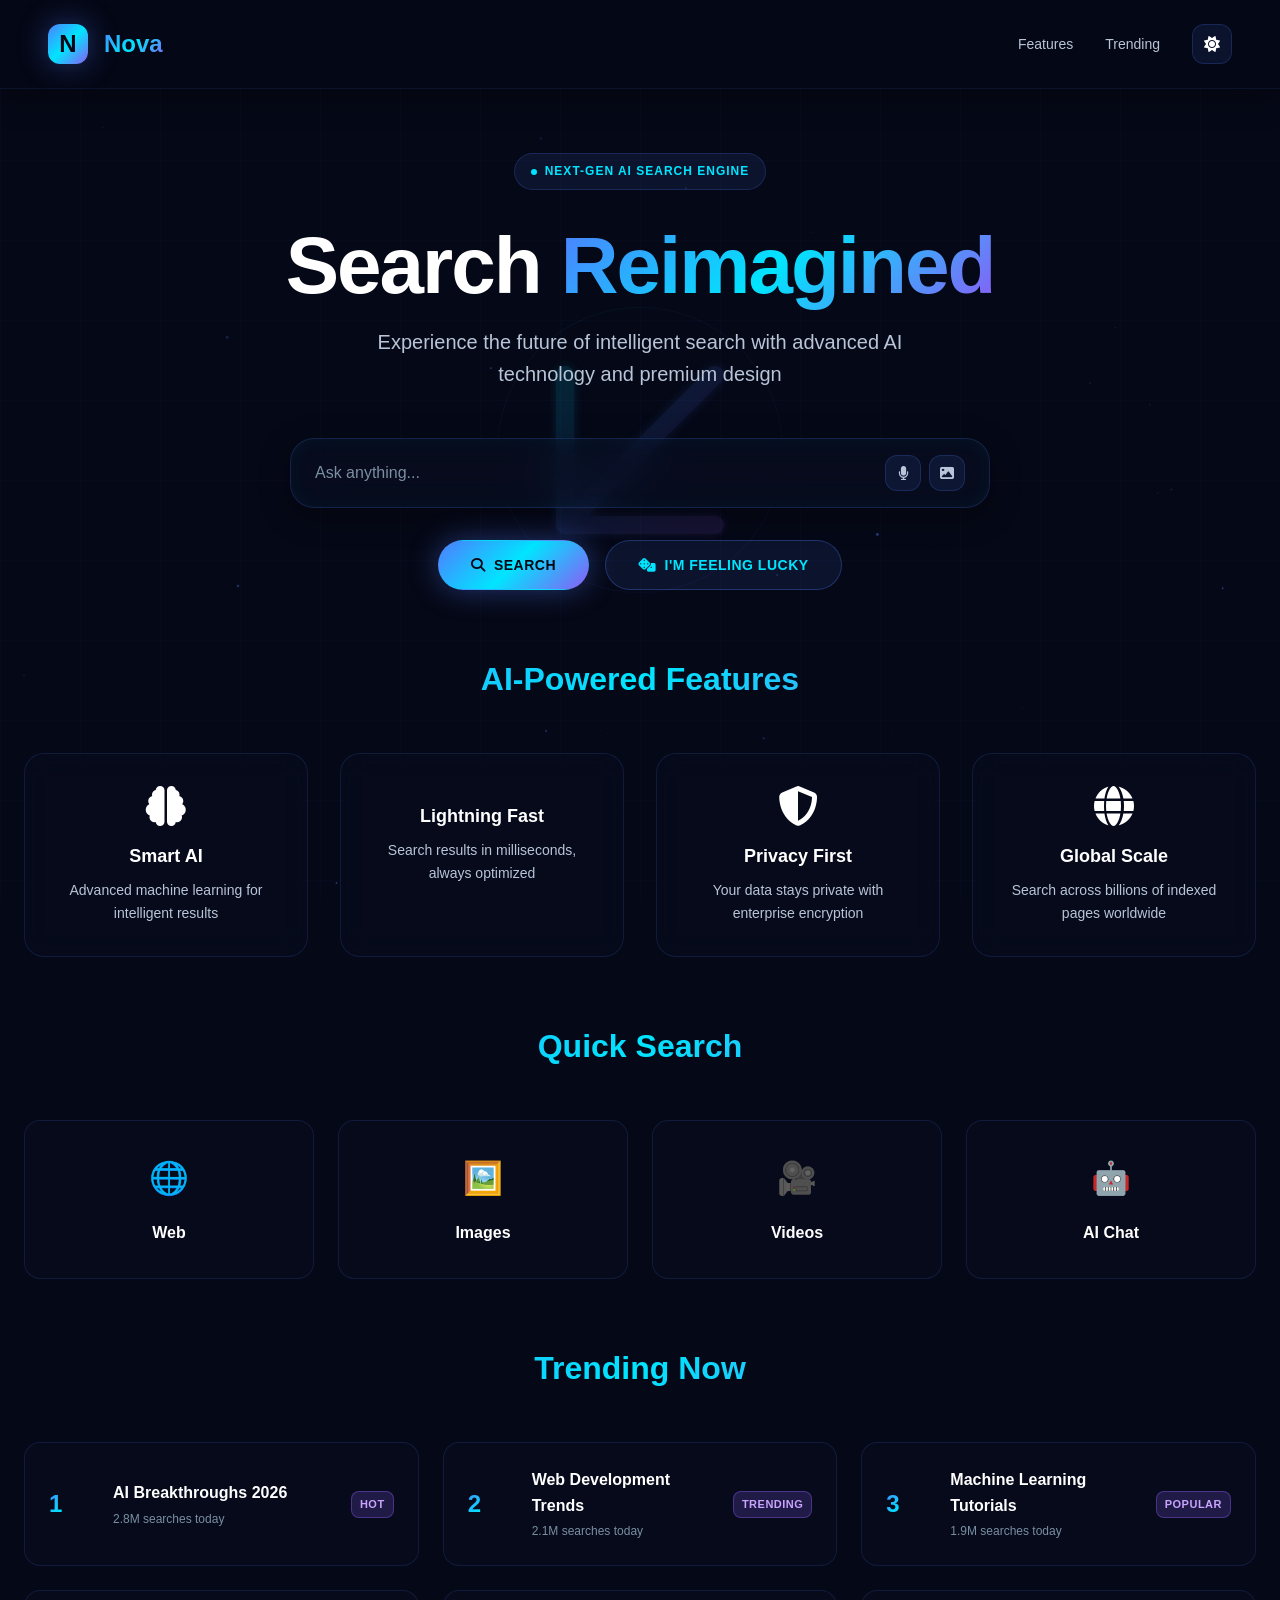
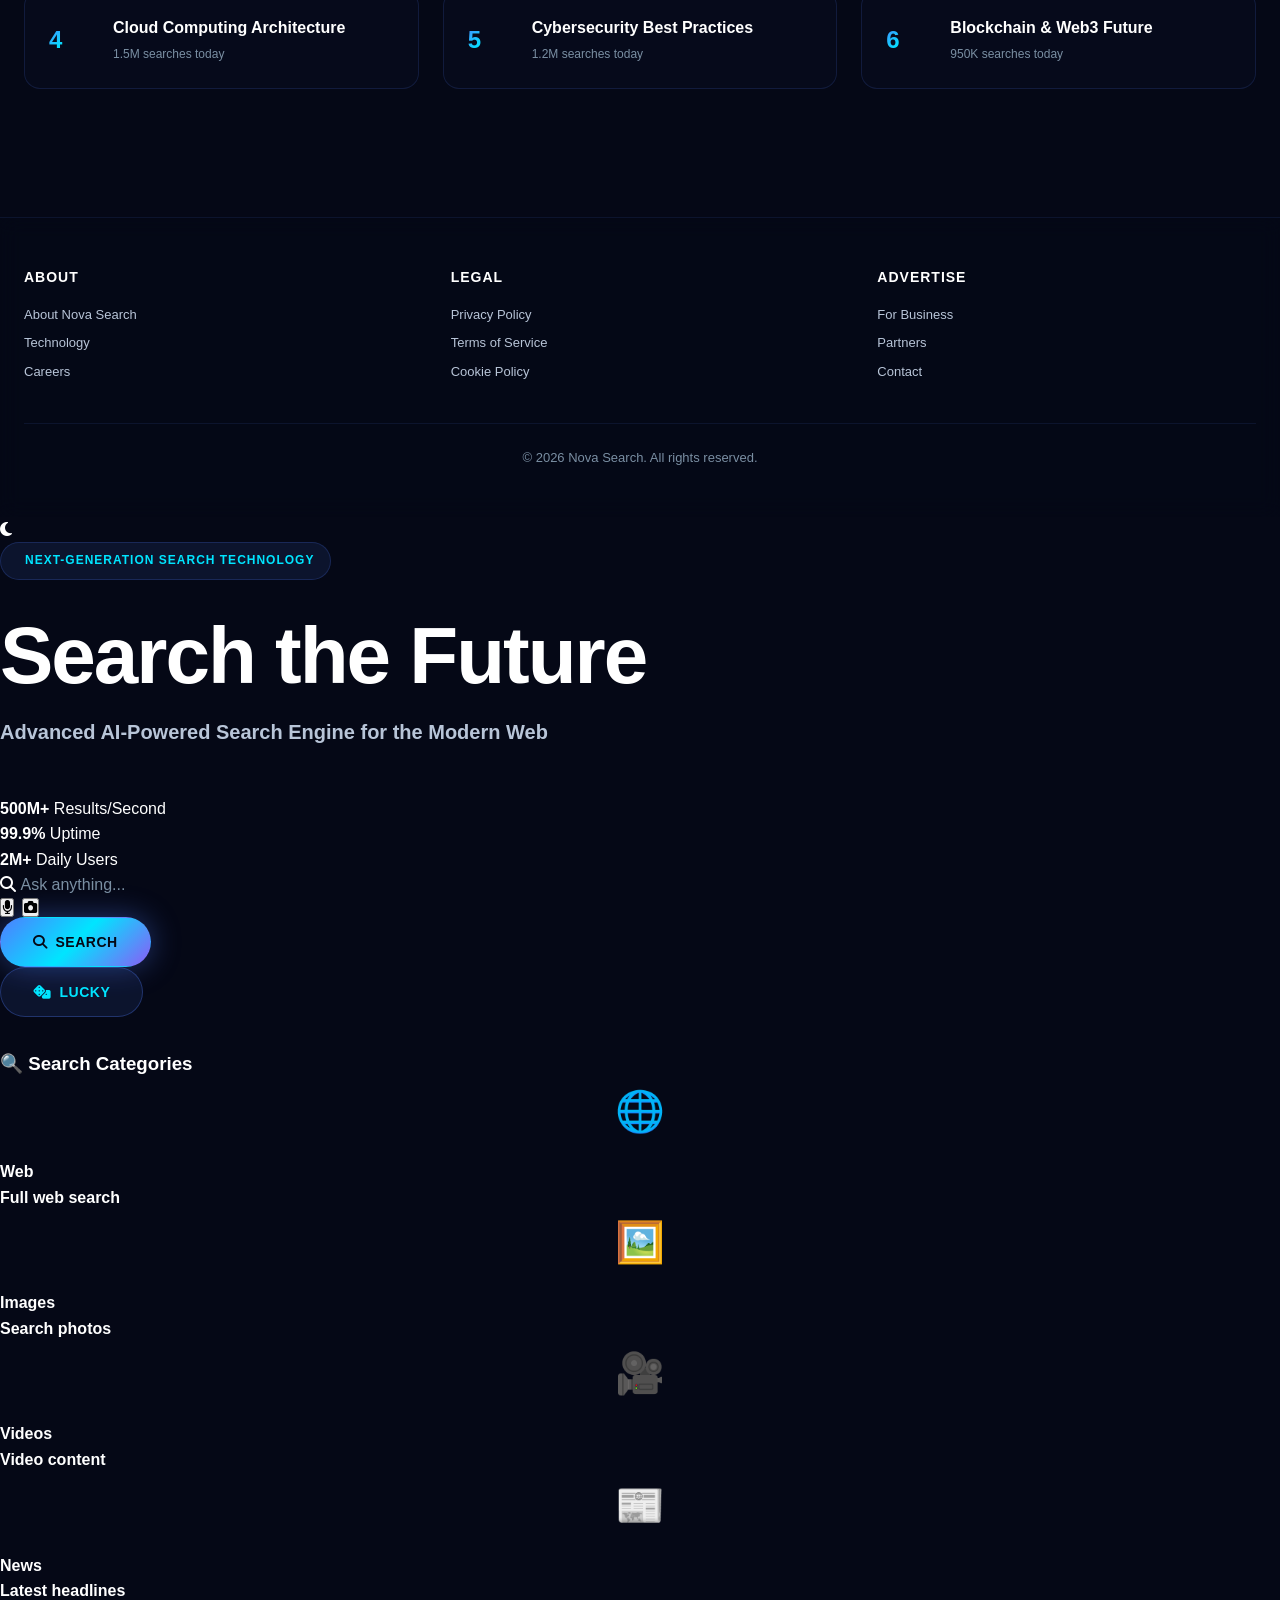
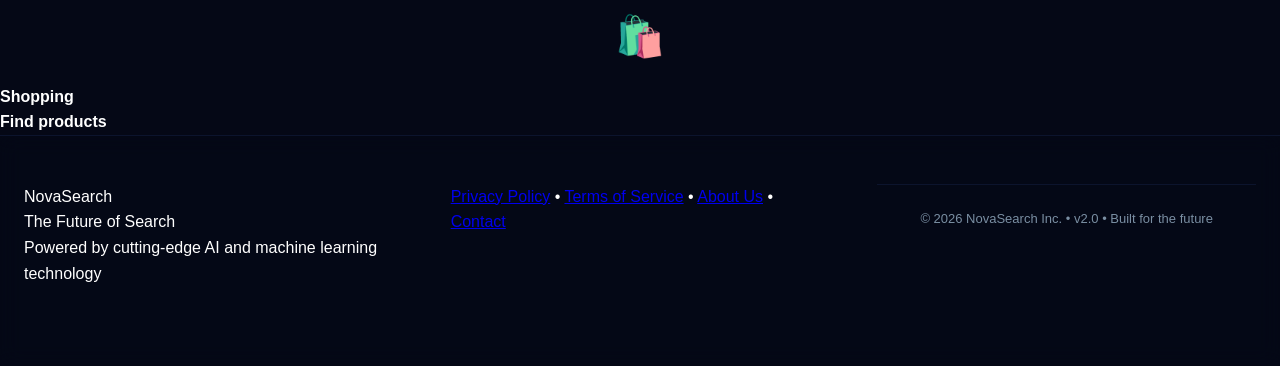
<file: index.html>
<!DOCTYPE html>
<html lang="en">
<head>
    <meta charset="UTF-8">
    <meta name="viewport" content="width=device-width, initial-scale=1.0">
    <meta name="description" content="Nova Search - Futuristic AI Search Engine. Experience next-generation search with advanced AI technology and premium design.">
    <meta name="keywords" content="search, AI, future, premium, modern, 2026">
    <meta name="theme-color" content="#4F7EFF">
    <meta property="og:title" content="Nova Search - The Future of AI Search">
    <meta property="og:description" content="Revolutionary AI-powered search engine with premium design.">
    <title>Nova Search | AI-Powered Search for 2026</title>
    <link rel="stylesheet" href="style.css">
    <link href="https://cdnjs.cloudflare.com/ajax/libs/font-awesome/6.5.1/css/all.min.css" rel="stylesheet">
</head>
<body>
    <!-- Dynamic Particle Background -->
    <canvas id="particleCanvas" class="particle-canvas"></canvas>

    <!-- Animated Background with Spotlights -->
    <div class="background-scene">
        <!-- Gradient Spotlights -->
        <div class="spotlight spotlight-1"></div>
        <div class="spotlight spotlight-2"></div>
        <div class="spotlight spotlight-3"></div>

        <!-- Floating Particles Container -->
        <div class="floating-particles"></div>

        <!-- 3D N Logo Centerpiece -->
        <div class="n-logo-container">
            <svg class="n-logo" viewBox="0 0 200 200" xmlns="http://www.w3.org/2000/svg">
                <defs>
                    <filter id="glow">
                        <feGaussianBlur stdDeviation="4" result="coloredBlur"/>
                        <feMerge>
                            <feMergeNode in="coloredBlur"/>
                            <feMergeNode in="SourceGraphic"/>
                        </feMerge>
                    </filter>
                    <linearGradient id="nGradient" x1="0%" y1="0%" x2="100%" y2="100%">
                        <stop offset="0%" style="stop-color:#00E5FF;stop-opacity:1" />
                        <stop offset="50%" style="stop-color:#4F7EFF;stop-opacity:1" />
                        <stop offset="100%" style="stop-color:#8B5CF6;stop-opacity:1" />
                    </linearGradient>
                </defs>
                <path d="M 50 50 L 50 150 M 150 50 L 50 150 L 150 150" stroke="url(#nGradient)" stroke-width="12" fill="none" stroke-linecap="round" stroke-linejoin="round" filter="url(#glow)" opacity="0.9"/>
                <circle cx="100" cy="100" r="95" stroke="url(#nGradient)" stroke-width="1" fill="none" opacity="0.3"/>
            </svg>
        </div>

        <!-- Grid Background Pattern -->
        <div class="grid-background"></div>
    </div>

    <!-- Header Navigation -->
    <header class="header">
        <div class="logo">
            <div class="logo-icon">N</div>
            <span class="logo-text">Nova</span>
        </div>
        <nav class="nav">
            <a href="#features" class="nav-link">Features</a>
            <a href="#trending" class="nav-link">Trending</a>
            <button class="nav-btn" id="themeToggle" title="Toggle theme">
                <i class="fas fa-sun"></i>
            </button>
        </nav>
    </header>

    <!-- Main Content -->
    <main class="main">
        <!-- Hero Section -->
        <section class="hero">
            <div class="hero-badge">
                <span class="badge-pulse"></span>
                <span>Next-Gen AI Search Engine</span>
            </div>

            <h1 class="hero-title">
                Search <span class="gradient-text">Reimagined</span>
            </h1>

            <p class="hero-subtitle">
                Experience the future of intelligent search with advanced AI technology and premium design
            </p>

            <!-- Search Container -->
            <div class="search-container">
                <div class="search-glass">
                    <input 
                        type="text" 
                        id="searchInput" 
                        class="search-input" 
                        placeholder="Ask anything..." 
                        autocomplete="off">
                    <div class="search-actions-inline">
                        <button class="search-icon-btn" title="Voice search">
                            <i class="fas fa-microphone"></i>
                        </button>
                        <button class="search-icon-btn" title="Image search">
                            <i class="fas fa-image"></i>
                        </button>
                    </div>
                </div>
                <div id="suggestions" class="search-suggestions"></div>
            </div>

            <!-- Search Buttons -->
            <div class="search-buttons">
                <button id="searchBtn" class="btn btn-primary">
                    <i class="fas fa-search"></i>
                    Search
                </button>
                <button class="btn btn-secondary">
                    <i class="fas fa-dice"></i>
                    I'm Feeling Lucky
                </button>
            </div>
        </section>

        <!-- AI Features Cards -->
        <section class="features" id="features">
            <h2 class="section-title">AI-Powered Features</h2>
            <div class="cards-grid">
                <div class="feature-card">
                    <div class="card-icon">
                        <i class="fas fa-brain"></i>
                    </div>
                    <h3>Smart AI</h3>
                    <p>Advanced machine learning for intelligent results</p>
                    <div class="card-glow"></div>
                </div>
                <div class="feature-card">
                    <div class="card-icon">
                        <i class="fas fa-lightning-bolt"></i>
                    </div>
                    <h3>Lightning Fast</h3>
                    <p>Search results in milliseconds, always optimized</p>
                    <div class="card-glow"></div>
                </div>
                <div class="feature-card">
                    <div class="card-icon">
                        <i class="fas fa-shield-alt"></i>
                    </div>
                    <h3>Privacy First</h3>
                    <p>Your data stays private with enterprise encryption</p>
                    <div class="card-glow"></div>
                </div>
                <div class="feature-card">
                    <div class="card-icon">
                        <i class="fas fa-globe"></i>
                    </div>
                    <h3>Global Scale</h3>
                    <p>Search across billions of indexed pages worldwide</p>
                    <div class="card-glow"></div>
                </div>
            </div>
        </section>

        <!-- Quick Actions -->
        <section class="quick-actions">
            <h2 class="section-title">Quick Search</h2>
            <div class="action-cards">
                <div class="action-card">
                    <div class="action-icon">🌐</div>
                    <span>Web</span>
                </div>
                <div class="action-card">
                    <div class="action-icon">🖼️</div>
                    <span>Images</span>
                </div>
                <div class="action-card">
                    <div class="action-icon">🎥</div>
                    <span>Videos</span>
                </div>
                <div class="action-card">
                    <div class="action-icon">🤖</div>
                    <span>AI Chat</span>
                </div>
            </div>
        </section>

        <!-- Trending Section -->
        <section class="trending" id="trending">
            <h2 class="section-title">Trending Now</h2>
            <div class="trending-list">
                <div class="trending-item">
                    <span class="trend-number">1</span>
                    <div class="trend-info">
                        <p class="trend-title">AI Breakthroughs 2026</p>
                        <p class="trend-meta">2.8M searches today</p>
                    </div>
                    <div class="trend-badge">Hot</div>
                </div>
                <div class="trending-item">
                    <span class="trend-number">2</span>
                    <div class="trend-info">
                        <p class="trend-title">Web Development Trends</p>
                        <p class="trend-meta">2.1M searches today</p>
                    </div>
                    <div class="trend-badge">Trending</div>
                </div>
                <div class="trending-item">
                    <span class="trend-number">3</span>
                    <div class="trend-info">
                        <p class="trend-title">Machine Learning Tutorials</p>
                        <p class="trend-meta">1.9M searches today</p>
                    </div>
                    <div class="trend-badge">Popular</div>
                </div>
                <div class="trending-item">
                    <span class="trend-number">4</span>
                    <div class="trend-info">
                        <p class="trend-title">Cloud Computing Architecture</p>
                        <p class="trend-meta">1.5M searches today</p>
                    </div>
                </div>
                <div class="trending-item">
                    <span class="trend-number">5</span>
                    <div class="trend-info">
                        <p class="trend-title">Cybersecurity Best Practices</p>
                        <p class="trend-meta">1.2M searches today</p>
                    </div>
                </div>
                <div class="trending-item">
                    <span class="trend-number">6</span>
                    <div class="trend-info">
                        <p class="trend-title">Blockchain & Web3 Future</p>
                        <p class="trend-meta">950K searches today</p>
                    </div>
                </div>
            </div>
        </section>
    </main>

    <!-- Footer -->
    <footer class="footer">
        <div class="footer-content">
            <div class="footer-section">
                <h4>About</h4>
                <a href="#">About Nova Search</a>
                <a href="#">Technology</a>
                <a href="#">Careers</a>
            </div>
            <div class="footer-section">
                <h4>Legal</h4>
                <a href="#">Privacy Policy</a>
                <a href="#">Terms of Service</a>
                <a href="#">Cookie Policy</a>
            </div>
            <div class="footer-section">
                <h4>Advertise</h4>
                <a href="#">For Business</a>
                <a href="#">Partners</a>
                <a href="#">Contact</a>
            </div>
        </div>
        <div class="footer-bottom">
            <p>&copy; 2026 Nova Search. All rights reserved.</p>
        </div>
    </footer>

    <script src="script.js"></script>
</body>
</html>
                <i class="fas fa-moon"></i>
            </button>
        </nav>
    </header>

    <!-- Main Content -->
    <main class="main-content">
        <!-- Hero Section with Tagline -->
        <section class="hero-section">
            <div class="hero-content">
                <div class="hero-badge">
                    <span class="badge-dot"></span>
                    <span><strong>Next-Generation Search Technology</strong></span>
                </div>
                <h2 class="hero-title"><strong>Search the Future</strong></h2>
                <p class="hero-subtitle"><strong>Advanced AI-Powered Search Engine for the Modern Web</strong></p>
                <div class="hero-stats">
                    <div class="stat">
                        <span class="stat-value"><strong>500M+</strong></span>
                        <span class="stat-label">Results/Second</span>
                    </div>
                    <div class="stat">
                        <span class="stat-value"><strong>99.9%</strong></span>
                        <span class="stat-label">Uptime</span>
                    </div>
                    <div class="stat">
                        <span class="stat-value"><strong>2M+</strong></span>
                        <span class="stat-label">Daily Users</span>
                    </div>
                </div>
            </div>

            <!-- Advanced Search Bar -->
            <div class="search-container">
                <div class="search-bar-glass">
                    <div class="search-input-wrapper">
                        <i class="fas fa-search search-icon"></i>
                        <input 
                            type="text" 
                            id="searchInput"
                            class="search-input"
                            placeholder="Ask anything..." 
                            autocomplete="off"
                            spellcheck="true"
                            aria-label="Search NovaSearch">
                        <div class="search-actions-inline">
                            <button class="voice-search-btn" aria-label="Voice search" title="Click to speak">
                                <i class="fas fa-microphone"></i>
                            </button>
                            <button class="camera-search-btn" aria-label="Image search" title="Search by image">
                                <i class="fas fa-camera"></i>
                            </button>
                        </div>
                    </div>
                    <div class="search-suggestions-box" id="suggestions"></div>
                </div>

                <!-- Search Buttons -->
                <div class="search-actions">
                    <button id="searchBtn" class="btn btn-primary" aria-label="Search">
                        <i class="fas fa-search"></i>
                        <span>Search</span>
                    </button>
                    <button class="btn btn-secondary" aria-label="I'm Feeling Lucky">
                        <i class="fas fa-dice"></i>
                        <span>Lucky</span>
                    </button>
                </div>
            </div>
        </section>

        <!-- Categories Grid -->
        <section class="categories-section">
            <h3 class="section-label"><strong>🔍 Search Categories</strong></h3>
            <div class="categories-grid">
                <div class="category-card" data-type="all">
                    <div class="card-icon">🌐</div>
                    <div class="card-content">
                        <h4><strong>Web</strong></h4>
                        <p><strong>Full web search</strong></p>
                    </div>
                    <div class="card-glow"></div>
                </div>
                <div class="category-card" data-type="images">
                    <div class="card-icon">🖼️</div>
                    <div class="card-content">
                        <h4><strong>Images</strong></h4>
                        <p><strong>Search photos</strong></p>
                    </div>
                    <div class="card-glow"></div>
                </div>
                <div class="category-card" data-type="videos">
                    <div class="card-icon">🎥</div>
                    <div class="card-content">
                        <h4><strong>Videos</strong></h4>
                        <p><strong>Video content</strong></p>
                    </div>
                    <div class="card-glow"></div>
                </div>
                <div class="category-card" data-type="news">
                    <div class="card-icon">📰</div>
                    <div class="card-content">
                        <h4><strong>News</strong></h4>
                        <p><strong>Latest headlines</strong></p>
                    </div>
                    <div class="card-glow"></div>
                </div>
                <div class="category-card" data-type="shopping">
                    <div class="card-icon">🛍️</div>
                    <div class="card-content">
                        <h4><strong>Shopping</strong></h4>
                        <p><strong>Find products</strong></p>
                    </div>
                    <div class="card-glow"></div>
                </div>
            </div>
        </section>

        <!-- Search History -->
        <section class="history-section" id="historySection" style="display: none;">
            <div class="history-header">
                <h3 class="section-label">📝 Recent Searches</h3>
                <button class="clear-btn" id="clearHistoryBtn" aria-label="Clear history">
                    <i class="fas fa-trash-alt"></i>
                </button>
            </div>
            <div class="history-list" id="searchHistory"></div>
        </section>
    </main>

    <!-- Footer -->
    <footer class="footer">
        <div class="footer-content">
            <div class="footer-section">
                <div class="footer-brand">
                    <span class="footer-logo">NovaSearch</span>
                    <p class="footer-tagline">The Future of Search</p>
                </div>
                <p class="footer-text">Powered by cutting-edge AI and machine learning technology</p>
            </div>
            <div class="footer-links">
                <a href="#" class="footer-link">Privacy Policy</a>
                <span class="separator">•</span>
                <a href="#" class="footer-link">Terms of Service</a>
                <span class="separator">•</span>
                <a href="#" class="footer-link">About Us</a>
                <span class="separator">•</span>
                <a href="#" class="footer-link">Contact</a>
            </div>
            <div class="footer-bottom">
                <p class="footer-version">© 2026 NovaSearch Inc. • v2.0 • Built for the future</p>
            </div>
        </div>
    </footer>

    <script src="script.js"></script>
</body>
</html>
</file>
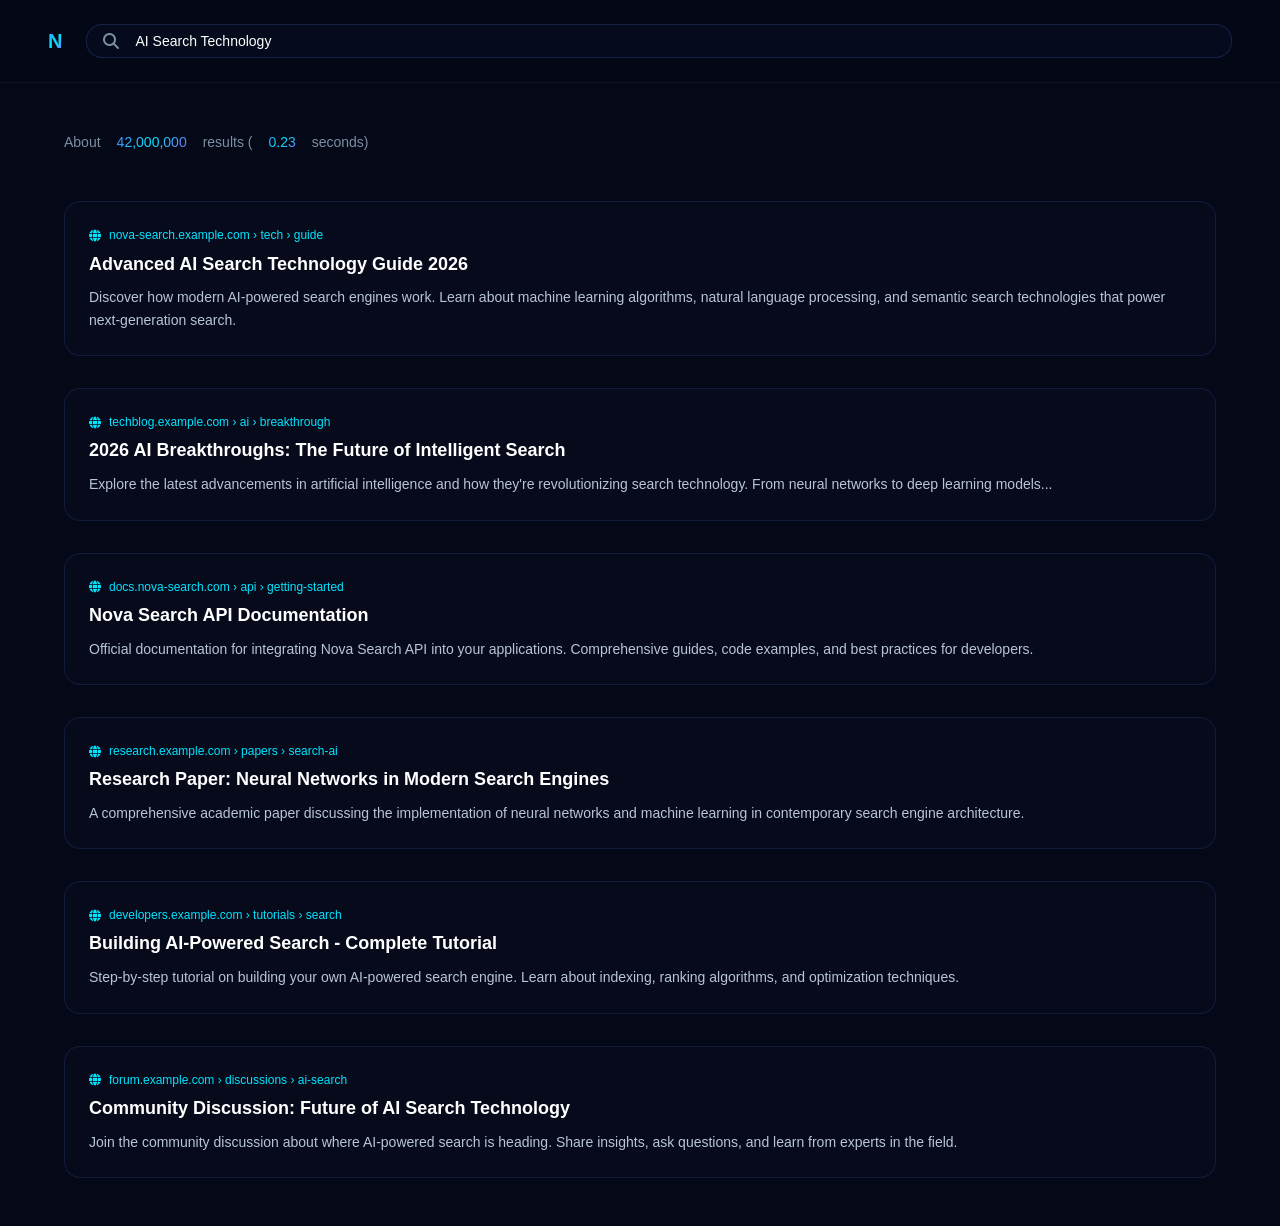
<file: results.html>
<!DOCTYPE html>
<html lang="en">
<head>
    <meta charset="UTF-8">
    <meta name="viewport" content="width=device-width, initial-scale=1.0">
    <meta name="description" content="Nova Search Results - Premium AI search results page">
    <title>Nova Search - Results</title>
    <link rel="stylesheet" href="https://cdnjs.cloudflare.com/ajax/libs/font-awesome/6.5.1/css/all.min.css">
    <link rel="stylesheet" href="style.css">
    <style>
        /* Results Page Specific Styles */
        .results-page {
            display: flex;
            flex-direction: column;
            min-height: 100vh;
        }

        .results-header {
            padding: var(--spacing-lg) var(--spacing-2xl);
            background: rgba(5, 8, 22, 0.7);
            backdrop-filter: blur(20px);
            border-bottom: 1px solid rgba(79, 126, 255, 0.1);
            position: sticky;
            top: 0;
            z-index: 50;
        }

        .results-header-content {
            max-width: 1200px;
            margin: 0 auto;
            display: flex;
            align-items: center;
            gap: var(--spacing-lg);
        }

        .results-logo {
            font-size: 20px;
            font-weight: 900;
            background: var(--gradient-neon);
            -webkit-background-clip: text;
            -webkit-text-fill-color: transparent;
            background-clip: text;
            cursor: pointer;
            transition: transform var(--duration-base) var(--easing);
        }

        .results-logo:hover {
            transform: scale(1.05);
        }

        .results-search-bar {
            flex: 1;
            display: flex;
            align-items: center;
            gap: var(--spacing-md);
            padding: var(--spacing-sm) var(--spacing-md);
            background: rgba(10, 19, 40, 0.4);
            border: 1px solid rgba(79, 126, 255, 0.2);
            border-radius: var(--radius-lg);
            transition: all var(--duration-base) var(--easing);
        }

        .results-search-bar:focus-within {
            background: rgba(10, 19, 40, 0.6);
            border-color: rgba(79, 126, 255, 0.4);
            box-shadow: var(--shadow-glow-sm);
        }

        .results-search-bar input {
            flex: 1;
            background: transparent;
            border: none;
            outline: none;
            color: var(--color-text-primary);
            font-size: 14px;
        }

        .results-search-bar input::placeholder {
            color: var(--color-text-muted);
        }

        .results-container {
            flex: 1;
            max-width: 1200px;
            margin: 0 auto;
            padding: var(--spacing-2xl) var(--spacing-lg);
            width: 100%;
        }

        .results-stats {
            display: flex;
            align-items: center;
            gap: var(--spacing-md);
            margin-bottom: var(--spacing-2xl);
            color: var(--color-text-muted);
            font-size: 14px;
        }

        .results-stats span {
            background: var(--gradient-neon);
            -webkit-background-clip: text;
            -webkit-text-fill-color: transparent;
            background-clip: text;
        }

        .results-list {
            display: grid;
            gap: var(--spacing-xl);
        }

        .result-item {
            display: block;
            padding: var(--spacing-lg);
            background: rgba(10, 19, 40, 0.3);
            border: 1px solid rgba(79, 126, 255, 0.15);
            border-radius: var(--radius-lg);
            text-decoration: none;
            cursor: pointer;
            transition: all var(--duration-base) var(--easing);
        }

        .result-item:hover {
            background: rgba(79, 126, 255, 0.15);
            border-color: rgba(79, 126, 255, 0.3);
            transform: translateX(4px);
            box-shadow: var(--shadow-glow-md);
        }

        .result-url {
            display: flex;
            align-items: center;
            gap: var(--spacing-sm);
            font-size: 12px;
            color: var(--color-cyan);
            margin-bottom: var(--spacing-xs);
        }

        .result-title {
            font-size: 18px;
            font-weight: 700;
            color: var(--color-text-primary);
            margin-bottom: var(--spacing-sm);
        }

        .result-item:hover .result-title {
            color: var(--color-cyan);
        }

        .result-description {
            font-size: 14px;
            color: var(--color-text-secondary);
            line-height: 1.6;
        }

        .no-results {
            text-align: center;
            padding: var(--spacing-3xl) var(--spacing-lg);
        }

        .no-results-title {
            font-size: 24px;
            font-weight: 700;
            margin-bottom: var(--spacing-lg);
            background: var(--gradient-neon);
            -webkit-background-clip: text;
            -webkit-text-fill-color: transparent;
            background-clip: text;
        }

        .no-results-text {
            color: var(--color-text-secondary);
            margin-bottom: var(--spacing-2xl);
        }

        .back-to-home {
            display: inline-flex;
            align-items: center;
            gap: var(--spacing-sm);
            padding: var(--spacing-md) var(--spacing-lg);
            background: var(--gradient-neon);
            color: var(--color-bg);
            border: none;
            border-radius: 50px;
            font-weight: 600;
            cursor: pointer;
            transition: all var(--duration-base) var(--easing);
            box-shadow: var(--shadow-glow-md);
        }

        .back-to-home:hover {
            transform: translateY(-2px);
            box-shadow: 0 0 50px rgba(0, 229, 255, 0.5);
        }

        @media (max-width: 768px) {
            .results-header-content {
                flex-direction: column;
                gap: var(--spacing-md);
            }

            .results-search-bar {
                width: 100%;
            }

            .result-title {
                font-size: 16px;
            }
        }
    </style>
</head>
<body>
    <div class="results-page">
        <!-- Results Header -->
        <header class="results-header">
            <div class="results-header-content">
                <div class="results-logo" onclick="location.href='/'">N</div>
                <div class="results-search-bar">
                    <i class="fas fa-search" style="color: var(--color-text-muted);"></i>
                    <input 
                        type="text" 
                        id="resultsSearchInput" 
                        placeholder="Search..." 
                        autocomplete="off">
                </div>
            </div>
        </header>

        <!-- Results Content -->
        <main class="results-container">
            <div class="results-stats">
                About <span id="resultCount">42,000,000</span> results 
                (<span id="resultTime">0.23</span> seconds)
            </div>

            <div class="results-list" id="resultsList">
                <!-- Sample results for demo -->
                <a href="#" class="result-item">
                    <div class="result-url">
                        <i class="fas fa-globe"></i>
                        nova-search.example.com › tech › guide
                    </div>
                    <div class="result-title">Advanced AI Search Technology Guide 2026</div>
                    <div class="result-description">Discover how modern AI-powered search engines work. Learn about machine learning algorithms, natural language processing, and semantic search technologies that power next-generation search.</div>
                </a>

                <a href="#" class="result-item">
                    <div class="result-url">
                        <i class="fas fa-globe"></i>
                        techblog.example.com › ai › breakthrough
                    </div>
                    <div class="result-title">2026 AI Breakthroughs: The Future of Intelligent Search</div>
                    <div class="result-description">Explore the latest advancements in artificial intelligence and how they're revolutionizing search technology. From neural networks to deep learning models...</div>
                </a>

                <a href="#" class="result-item">
                    <div class="result-url">
                        <i class="fas fa-globe"></i>
                        docs.nova-search.com › api › getting-started
                    </div>
                    <div class="result-title">Nova Search API Documentation</div>
                    <div class="result-description">Official documentation for integrating Nova Search API into your applications. Comprehensive guides, code examples, and best practices for developers.</div>
                </a>

                <a href="#" class="result-item">
                    <div class="result-url">
                        <i class="fas fa-globe"></i>
                        research.example.com › papers › search-ai
                    </div>
                    <div class="result-title">Research Paper: Neural Networks in Modern Search Engines</div>
                    <div class="result-description">A comprehensive academic paper discussing the implementation of neural networks and machine learning in contemporary search engine architecture.</div>
                </a>

                <a href="#" class="result-item">
                    <div class="result-url">
                        <i class="fas fa-globe"></i>
                        developers.example.com › tutorials › search
                    </div>
                    <div class="result-title">Building AI-Powered Search - Complete Tutorial</div>
                    <div class="result-description">Step-by-step tutorial on building your own AI-powered search engine. Learn about indexing, ranking algorithms, and optimization techniques.</div>
                </a>

                <a href="#" class="result-item">
                    <div class="result-url">
                        <i class="fas fa-globe"></i>
                        forum.example.com › discussions › ai-search
                    </div>
                    <div class="result-title">Community Discussion: Future of AI Search Technology</div>
                    <div class="result-description">Join the community discussion about where AI-powered search is heading. Share insights, ask questions, and learn from experts in the field.</div>
                </a>
            </div>
        </main>
    </div>

    <script>
        // Get search query from URL
        const params = new URLSearchParams(window.location.search);
        const query = params.get('q') || 'AI Search Technology';

        // Update page elements
        document.getElementById('resultsSearchInput').value = query;
        document.title = `${query} - Nova Search`;

        // Search functionality
        document.getElementById('resultsSearchInput').addEventListener('keypress', (e) => {
            if (e.key === 'Enter') {
                const newQuery = e.target.value.trim();
                if (newQuery) {
                    window.location.href = `results.html?q=${encodeURIComponent(newQuery)}`;
                }
            }
        });

        // Add smooth hover effects to results
        document.querySelectorAll('.result-item').forEach(item => {
            item.addEventListener('mouseenter', function() {
                this.style.animation = 'none';
                setTimeout(() => {
                    this.style.animation = '';
                }, 10);
            });
        });
    </script>
</body>
</html>
</file>
<file: style.css>
/* ================================================================
   NOVA SEARCH - PREMIUM FUTURISTIC AI SEARCH ENGINE
   Award-Winning 2026 Design System
   Dark Glassmorphism | Neon Gradients | 3D Effects
   ================================================================ */

:root {
    /* Premium Color Palette */
    --color-bg: #050816;
    --color-bg-secondary: #0a1328;
    --color-bg-tertiary: #141d3b;

    --color-neon-blue: #4F7EFF;
    --color-cyan: #00E5FF;
    --color-purple: #8B5CF6;
    --color-pink: #EC4899;

    --color-text-primary: #FFFFFF;
    --color-text-secondary: #B8C5D8;
    --color-text-muted: #7a8fa3;

    /* Gradients */
    --gradient-neon: linear-gradient(135deg, #4F7EFF 0%, #00E5FF 50%, #8B5CF6 100%);
    --gradient-purple-pink: linear-gradient(135deg, #8B5CF6 0%, #EC4899 100%);
    --gradient-cyan-blue: linear-gradient(135deg, #00E5FF 0%, #4F7EFF 100%);

    /* Spacing */
    --spacing-xs: 4px;
    --spacing-sm: 8px;
    --spacing-md: 16px;
    --spacing-lg: 24px;
    --spacing-xl: 32px;
    --spacing-2xl: 48px;
    --spacing-3xl: 64px;

    /* Border Radius */
    --radius-sm: 8px;
    --radius-md: 12px;
    --radius-lg: 16px;
    --radius-xl: 20px;
    --radius-2xl: 24px;

    /* Transitions */
    --duration-fast: 200ms;
    --duration-base: 300ms;
    --duration-slow: 500ms;
    --easing: cubic-bezier(0.23, 1, 0.32, 1);

    /* Shadows */
    --shadow-glow-sm: 0 0 20px rgba(79, 126, 255, 0.2);
    --shadow-glow-md: 0 0 40px rgba(79, 126, 255, 0.3);
    --shadow-glow-lg: 0 0 60px rgba(0, 229, 255, 0.4);
}

/* ============= RESET & BASE ============= */
* {
    margin: 0;
    padding: 0;
    box-sizing: border-box;
}

html, body {
    width: 100%;
    height: 100%;
}

body {
    font-family: -apple-system, BlinkMacSystemFont, 'Segoe UI', 'Helvetica Neue', sans-serif;
    font-size: 16px;
    line-height: 1.6;
    background: var(--color-bg);
    color: var(--color-text-primary);
    overflow-x: hidden;
    position: relative;
}

/* ============= BACKGROUND SCENE ============= */
.background-scene {
    position: fixed;
    top: 0;
    left: 0;
    width: 100%;
    height: 100%;
    z-index: -2;
    pointer-events: none;
    overflow: hidden;
}

/* Grid Background Pattern */
.grid-background {
    position: absolute;
    top: 0;
    left: 0;
    width: 100%;
    height: 100%;
    background-image:
        linear-gradient(rgba(79, 126, 255, 0.03) 1px, transparent 1px),
        linear-gradient(90deg, rgba(79, 126, 255, 0.03) 1px, transparent 1px);
    background-size: 80px 80px;
    background-position: 0 0;
    animation: gridShift 20s linear infinite;
}

@keyframes gridShift {
    0% { background-position: 0 0; }
    100% { background-position: 80px 80px; }
}

/* Spotlight Effects */
.spotlight {
    position: absolute;
    border-radius: 50%;
    filter: blur(80px);
    opacity: 0;
    animation: spotlightPulse 4s ease-in-out infinite;
}

.spotlight-1 {
    width: 500px;
    height: 500px;
    background: radial-gradient(circle, rgba(79, 126, 255, 0.4), transparent);
    top: -200px;
    right: -200px;
    animation-delay: 0s;
}

.spotlight-2 {
    width: 400px;
    height: 400px;
    background: radial-gradient(circle, rgba(0, 229, 255, 0.3), transparent);
    bottom: -100px;
    left: 10%;
    animation-delay: -1.3s;
}

.spotlight-3 {
    width: 450px;
    height: 450px;
    background: radial-gradient(circle, rgba(139, 92, 246, 0.3), transparent);
    top: 50%;
    left: -150px;
    animation-delay: -2.6s;
}

@keyframes spotlightPulse {
    0%, 100% { opacity: 0.3; transform: scale(1); }
    50% { opacity: 0.6; transform: scale(1.1); }
}

/* 3D N Logo Centerpiece */
.n-logo-container {
    position: absolute;
    top: 50%;
    left: 50%;
    transform: translate(-50%, -50%);
    width: 300px;
    height: 300px;
    z-index: 0;
}

.n-logo {
    width: 100%;
    height: 100%;
    opacity: 0.15;
    animation: rotateN 20s linear infinite;
}

@keyframes rotateN {
    0% { transform: rotateZ(0deg) rotateX(0deg); }
    100% { transform: rotateZ(360deg) rotateX(5deg); }
}

/* Floating Particles */
.floating-particles {
    position: absolute;
    width: 100%;
    height: 100%;
}

.particle {
    position: absolute;
    width: 2px;
    height: 2px;
    background: var(--color-cyan);
    border-radius: 50%;
    box-shadow: 0 0 10px var(--color-cyan);
    animation: float linear infinite;
}

@keyframes float {
    0% {
        transform: translateY(0) translateX(0);
        opacity: 0;
    }
    10% {
        opacity: 1;
    }
    90% {
        opacity: 1;
    }
    100% {
        transform: translateY(-100vh) translateX(100px);
        opacity: 0;
    }
}

/* Particle Canvas */
.particle-canvas {
    position: fixed;
    top: 0;
    left: 0;
    width: 100%;
    height: 100%;
    z-index: -1;
    pointer-events: none;
}

/* ============= HEADER ============= */
.header {
    position: relative;
    z-index: 100;
    display: flex;
    justify-content: space-between;
    align-items: center;
    padding: var(--spacing-lg) var(--spacing-2xl);
    background: rgba(5, 8, 22, 0.7);
    backdrop-filter: blur(20px);
    border-bottom: 1px solid rgba(79, 126, 255, 0.1);
    box-shadow: 0 8px 32px rgba(0, 0, 0, 0.3);
}

.logo {
    display: flex;
    align-items: center;
    gap: var(--spacing-md);
    font-size: 24px;
    font-weight: 900;
    cursor: pointer;
    transition: all var(--duration-base) var(--easing);
}

.logo:hover {
    transform: translateY(-2px);
}

.logo-icon {
    width: 40px;
    height: 40px;
    display: flex;
    align-items: center;
    justify-content: center;
    background: var(--gradient-neon);
    border-radius: var(--radius-md);
    font-weight: 900;
    color: var(--color-bg);
    box-shadow: 0 0 30px rgba(79, 126, 255, 0.4);
}

.logo-text {
    background: var(--gradient-neon);
    -webkit-background-clip: text;
    -webkit-text-fill-color: transparent;
    background-clip: text;
}

.nav {
    display: flex;
    align-items: center;
    gap: var(--spacing-xl);
}

.nav-link {
    color: var(--color-text-secondary);
    text-decoration: none;
    font-weight: 500;
    font-size: 14px;
    transition: all var(--duration-base) var(--easing);
    position: relative;
}

.nav-link::after {
    content: '';
    position: absolute;
    bottom: -4px;
    left: 0;
    width: 0;
    height: 2px;
    background: var(--gradient-neon);
    transition: width var(--duration-base) var(--easing);
}

.nav-link:hover {
    color: var(--color-cyan);
}

.nav-link:hover::after {
    width: 100%;
}

.nav-btn {
    width: 40px;
    height: 40px;
    border: 1px solid rgba(79, 126, 255, 0.2);
    border-radius: var(--radius-md);
    background: rgba(79, 126, 255, 0.1);
    color: var(--color-text-primary);
    cursor: pointer;
    transition: all var(--duration-base) var(--easing);
    display: flex;
    align-items: center;
    justify-content: center;
    font-size: 16px;
}

.nav-btn:hover {
    background: rgba(79, 126, 255, 0.2);
    border-color: rgba(79, 126, 255, 0.4);
    box-shadow: var(--shadow-glow-sm);
}

/* ============= MAIN CONTENT ============= */
.main {
    position: relative;
    z-index: 1;
    flex: 1;
    display: flex;
    flex-direction: column;
    align-items: center;
    padding: var(--spacing-3xl) var(--spacing-lg);
    max-width: 1400px;
    margin: 0 auto;
    width: 100%;
}

/* ============= HERO SECTION ============= */
.hero {
    width: 100%;
    display: flex;
    flex-direction: column;
    align-items: center;
    text-align: center;
    margin-bottom: var(--spacing-3xl);
    animation: fadeInUp 0.8s var(--easing) 0.1s backwards;
}

@keyframes fadeInUp {
    from {
        opacity: 0;
        transform: translateY(30px);
    }
    to {
        opacity: 1;
        transform: translateY(0);
    }
}

.hero-badge {
    display: inline-flex;
    align-items: center;
    gap: var(--spacing-sm);
    padding: var(--spacing-sm) var(--spacing-md);
    background: rgba(79, 126, 255, 0.1);
    border: 1px solid rgba(79, 126, 255, 0.2);
    border-radius: 50px;
    font-size: 12px;
    font-weight: 600;
    color: var(--color-cyan);
    text-transform: uppercase;
    letter-spacing: 1px;
    margin-bottom: var(--spacing-xl);
    animation: fadeInUp 0.8s var(--easing) 0.2s backwards;
}

.badge-pulse {
    width: 6px;
    height: 6px;
    background: var(--color-cyan);
    border-radius: 50%;
    animation: pulse 2s ease-in-out infinite;
}

@keyframes pulse {
    0%, 100% { opacity: 1; }
    50% { opacity: 0.5; }
}

.hero-title {
    font-size: clamp(2.5rem, 8vw, 5rem);
    font-weight: 900;
    line-height: 1.1;
    margin-bottom: var(--spacing-md);
    letter-spacing: -2px;
    animation: fadeInUp 0.8s var(--easing) 0.3s backwards;
}

.gradient-text {
    background: var(--gradient-neon);
    -webkit-background-clip: text;
    -webkit-text-fill-color: transparent;
    background-clip: text;
}

.hero-subtitle {
    font-size: clamp(1rem, 3vw, 1.25rem);
    color: var(--color-text-secondary);
    font-weight: 400;
    max-width: 600px;
    margin-bottom: var(--spacing-2xl);
    animation: fadeInUp 0.8s var(--easing) 0.4s backwards;
}

/* ============= SEARCH SECTION ============= */
.search-container {
    width: 100%;
    max-width: 700px;
    margin-bottom: var(--spacing-xl);
    animation: fadeInUp 0.8s var(--easing) 0.5s backwards;
    position: relative;
}

.search-glass {
    position: relative;
    display: flex;
    align-items: center;
    gap: var(--spacing-md);
    padding: var(--spacing-md) var(--spacing-lg);
    background: rgba(10, 19, 40, 0.4);
    backdrop-filter: blur(20px);
    border: 1px solid rgba(79, 126, 255, 0.2);
    border-radius: var(--radius-2xl);
    box-shadow: 
        0 8px 32px rgba(0, 0, 0, 0.3),
        inset 0 0 20px rgba(0, 229, 255, 0.05);
    transition: all var(--duration-base) var(--easing);
}

.search-glass:focus-within {
    border-color: rgba(79, 126, 255, 0.4);
    background: rgba(10, 19, 40, 0.6);
    box-shadow: 
        0 8px 40px rgba(79, 126, 255, 0.2),
        inset 0 0 30px rgba(0, 229, 255, 0.1);
}

.search-input {
    flex: 1;
    background: transparent;
    border: none;
    outline: none;
    color: var(--color-text-primary);
    font-size: 16px;
    font-weight: 500;
}

.search-input::placeholder {
    color: var(--color-text-muted);
}

.search-actions-inline {
    display: flex;
    gap: var(--spacing-sm);
}

.search-icon-btn {
    width: 36px;
    height: 36px;
    border: 1px solid rgba(79, 126, 255, 0.2);
    border-radius: var(--radius-md);
    background: rgba(79, 126, 255, 0.1);
    color: var(--color-text-secondary);
    cursor: pointer;
    transition: all var(--duration-base) var(--easing);
    display: flex;
    align-items: center;
    justify-content: center;
    font-size: 14px;
}

.search-icon-btn:hover {
    background: rgba(79, 126, 255, 0.2);
    color: var(--color-cyan);
    box-shadow: var(--shadow-glow-sm);
}

.search-suggestions {
    position: absolute;
    top: 100%;
    left: 0;
    right: 0;
    margin-top: var(--spacing-sm);
    background: rgba(10, 19, 40, 0.8);
    backdrop-filter: blur(20px);
    border: 1px solid rgba(79, 126, 255, 0.2);
    border-radius: var(--radius-lg);
    padding: var(--spacing-md);
    max-height: 300px;
    overflow-y: auto;
    display: none;
    flex-direction: column;
    gap: var(--spacing-sm);
    z-index: 10;
}

.search-suggestions.active {
    display: flex;
}

.suggestion-item {
    padding: var(--spacing-md);
    background: rgba(79, 126, 255, 0.05);
    border: 1px solid transparent;
    border-radius: var(--radius-md);
    color: var(--color-text-secondary);
    font-size: 14px;
    cursor: pointer;
    transition: all var(--duration-fast) var(--easing);
}

.suggestion-item:hover {
    background: rgba(79, 126, 255, 0.15);
    color: var(--color-cyan);
    border-color: rgba(79, 126, 255, 0.3);
    transform: translateX(4px);
}

.search-buttons {
    display: flex;
    gap: var(--spacing-md);
    justify-content: center;
    animation: fadeInUp 0.8s var(--easing) 0.6s backwards;
}

.btn {
    padding: var(--spacing-md) var(--spacing-xl);
    border: 1px solid transparent;
    border-radius: 50px;
    font-size: 14px;
    font-weight: 600;
    cursor: pointer;
    transition: all var(--duration-base) var(--easing);
    display: flex;
    align-items: center;
    justify-content: center;
    gap: var(--spacing-sm);
    letter-spacing: 0.5px;
    text-transform: uppercase;
}

.btn-primary {
    background: var(--gradient-neon);
    color: var(--color-bg);
    box-shadow: 0 0 30px rgba(79, 126, 255, 0.4);
}

.btn-primary:hover {
    transform: translateY(-2px);
    box-shadow: 0 0 50px rgba(0, 229, 255, 0.5);
}

.btn-secondary {
    background: rgba(79, 126, 255, 0.1);
    color: var(--color-cyan);
    border: 1px solid rgba(79, 126, 255, 0.3);
}

.btn-secondary:hover {
    background: rgba(79, 126, 255, 0.2);
    box-shadow: var(--shadow-glow-sm);
}

/* ============= FEATURES SECTION ============= */
.features {
    width: 100%;
    margin-bottom: var(--spacing-3xl);
    animation: fadeInUp 0.8s var(--easing) 0.7s backwards;
}

.section-title {
    font-size: 32px;
    font-weight: 900;
    text-align: center;
    margin-bottom: var(--spacing-2xl);
    background: var(--gradient-neon);
    -webkit-background-clip: text;
    -webkit-text-fill-color: transparent;
    background-clip: text;
}

.cards-grid {
    display: grid;
    grid-template-columns: repeat(auto-fit, minmax(250px, 1fr));
    gap: var(--spacing-xl);
}

.feature-card {
    position: relative;
    padding: var(--spacing-xl);
    background: rgba(10, 19, 40, 0.3);
    backdrop-filter: blur(15px);
    border: 1px solid rgba(79, 126, 255, 0.15);
    border-radius: var(--radius-xl);
    text-align: center;
    cursor: pointer;
    transition: all var(--duration-base) var(--easing);
    overflow: hidden;
}

.feature-card::before {
    content: '';
    position: absolute;
    top: 0;
    left: 0;
    width: 100%;
    height: 100%;
    background: linear-gradient(135deg, rgba(0, 229, 255, 0.1), transparent);
    opacity: 0;
    transition: opacity var(--duration-base) var(--easing);
    z-index: 1;
}

.feature-card:hover::before {
    opacity: 1;
}

.feature-card:hover {
    transform: translateY(-8px);
    border-color: rgba(79, 126, 255, 0.3);
    box-shadow: 
        0 20px 40px rgba(0, 0, 0, 0.3),
        0 0 40px rgba(0, 229, 255, 0.2);
}

.card-icon {
    font-size: 40px;
    margin-bottom: var(--spacing-md);
    display: flex;
    justify-content: center;
    position: relative;
    z-index: 2;
}

.feature-card h3 {
    font-size: 18px;
    font-weight: 700;
    margin-bottom: var(--spacing-sm);
    color: var(--color-text-primary);
    position: relative;
    z-index: 2;
}

.feature-card p {
    font-size: 14px;
    color: var(--color-text-secondary);
    line-height: 1.6;
    position: relative;
    z-index: 2;
}

.card-glow {
    position: absolute;
    bottom: -50px;
    right: -50px;
    width: 150px;
    height: 150px;
    background: radial-gradient(circle, rgba(79, 126, 255, 0.3), transparent);
    border-radius: 50%;
    opacity: 0;
    transition: opacity var(--duration-base) var(--easing);
    pointer-events: none;
}

.feature-card:hover .card-glow {
    opacity: 1;
}

/* ============= QUICK ACTIONS ============= */
.quick-actions {
    width: 100%;
    margin-bottom: var(--spacing-3xl);
    animation: fadeInUp 0.8s var(--easing) 0.8s backwards;
}

.action-cards {
    display: grid;
    grid-template-columns: repeat(auto-fit, minmax(150px, 1fr));
    gap: var(--spacing-lg);
}

.action-card {
    padding: var(--spacing-xl);
    background: rgba(10, 19, 40, 0.3);
    border: 1px solid rgba(79, 126, 255, 0.15);
    border-radius: var(--radius-lg);
    cursor: pointer;
    transition: all var(--duration-base) var(--easing);
    display: flex;
    flex-direction: column;
    align-items: center;
    gap: var(--spacing-md);
    text-align: center;
}

.action-card:hover {
    background: rgba(79, 126, 255, 0.15);
    border-color: rgba(79, 126, 255, 0.3);
    transform: translateY(-4px);
    box-shadow: var(--shadow-glow-md);
}

.action-icon {
    font-size: 32px;
}

.action-card span {
    font-weight: 600;
    color: var(--color-text-primary);
}

/* ============= TRENDING SECTION ============= */
.trending {
    width: 100%;
    margin-bottom: var(--spacing-3xl);
    animation: fadeInUp 0.8s var(--easing) 0.9s backwards;
}

.trending-list {
    display: grid;
    grid-template-columns: repeat(auto-fit, minmax(300px, 1fr));
    gap: var(--spacing-lg);
}

.trending-item {
    display: flex;
    align-items: center;
    gap: var(--spacing-lg);
    padding: var(--spacing-lg);
    background: rgba(10, 19, 40, 0.3);
    border: 1px solid rgba(79, 126, 255, 0.15);
    border-radius: var(--radius-lg);
    cursor: pointer;
    transition: all var(--duration-base) var(--easing);
}

.trending-item:hover {
    background: rgba(79, 126, 255, 0.15);
    border-color: rgba(79, 126, 255, 0.3);
    transform: translateX(4px);
}

.trend-number {
    font-size: 24px;
    font-weight: 900;
    background: var(--gradient-neon);
    -webkit-background-clip: text;
    -webkit-text-fill-color: transparent;
    background-clip: text;
    min-width: 40px;
}

.trend-info {
    flex: 1;
}

.trend-title {
    font-weight: 600;
    color: var(--color-text-primary);
    margin-bottom: var(--spacing-xs);
}

.trend-meta {
    font-size: 12px;
    color: var(--color-text-muted);
}

.trend-badge {
    padding: var(--spacing-xs) var(--spacing-sm);
    background: rgba(139, 92, 246, 0.2);
    border: 1px solid rgba(139, 92, 246, 0.4);
    border-radius: var(--radius-sm);
    font-size: 11px;
    font-weight: 600;
    color: #C9A3FF;
    text-transform: uppercase;
    letter-spacing: 0.5px;
}

/* ============= FOOTER ============= */
.footer {
    margin-top: auto;
    border-top: 1px solid rgba(79, 126, 255, 0.1);
    background: rgba(5, 8, 22, 0.5);
    backdrop-filter: blur(10px);
    padding: var(--spacing-2xl) var(--spacing-lg);
}

.footer-content {
    max-width: 1400px;
    margin: 0 auto var(--spacing-xl);
    display: grid;
    grid-template-columns: repeat(auto-fit, minmax(150px, 1fr));
    gap: var(--spacing-2xl);
}

.footer-section h4 {
    font-size: 14px;
    font-weight: 700;
    color: var(--color-text-primary);
    margin-bottom: var(--spacing-md);
    text-transform: uppercase;
    letter-spacing: 1px;
}

.footer-section a {
    display: block;
    color: var(--color-text-secondary);
    text-decoration: none;
    font-size: 13px;
    margin-bottom: var(--spacing-sm);
    transition: color var(--duration-base) var(--easing);
}

.footer-section a:hover {
    color: var(--color-cyan);
}

.footer-bottom {
    text-align: center;
    padding-top: var(--spacing-lg);
    border-top: 1px solid rgba(79, 126, 255, 0.1);
    color: var(--color-text-muted);
    font-size: 13px;
}

/* ============= RESPONSIVE DESIGN ============= */
@media (max-width: 768px) {
    .header {
        padding: var(--spacing-md) var(--spacing-lg);
    }

    .logo {
        font-size: 18px;
    }

    .logo-icon {
        width: 32px;
        height: 32px;
        font-size: 16px;
    }

    .nav {
        gap: var(--spacing-lg);
    }

    .main {
        padding: var(--spacing-2xl) var(--spacing-md);
    }

    .hero {
        margin-bottom: var(--spacing-2xl);
    }

    .search-buttons {
        flex-direction: column;
        width: 100%;
    }

    .btn {
        width: 100%;
    }

    .cards-grid {
        grid-template-columns: 1fr;
    }

    .trending-list {
        grid-template-columns: 1fr;
    }

    .trending-item {
        flex-direction: column;
        text-align: center;
    }

    .trend-number {
        font-size: 18px;
    }

    .n-logo-container {
        width: 200px;
        height: 200px;
    }

    .spotlight {
        filter: blur(60px);
    }
}

@media (max-width: 480px) {
    .hero-title {
        font-size: 2rem;
    }

    .hero-subtitle {
        font-size: 0.9rem;
    }

    .section-title {
        font-size: 24px;
    }

    .cards-grid {
        gap: var(--spacing-md);
    }

    .feature-card {
        padding: var(--spacing-lg);
    }

    .footer-content {
        grid-template-columns: 1fr;
        gap: var(--spacing-lg);
    }
}

/* ============= SCROLLBAR STYLING ============= */
::-webkit-scrollbar {
    width: 8px;
}

::-webkit-scrollbar-track {
    background: rgba(79, 126, 255, 0.05);
}

::-webkit-scrollbar-thumb {
    background: rgba(79, 126, 255, 0.3);
    border-radius: 4px;
}

::-webkit-scrollbar-thumb:hover {
    background: rgba(79, 126, 255, 0.5);
}

/* ============= ANIMATIONS ============= */
@keyframes shimmer {
    0% {
        background-position: -1000px 0;
    }
    100% {
        background-position: 1000px 0;
    }
}

@keyframes glow {
    0%, 100% {
        box-shadow: 0 0 20px rgba(79, 126, 255, 0.4);
    }
    50% {
        box-shadow: 0 0 40px rgba(0, 229, 255, 0.6);
    }
}
</file>
